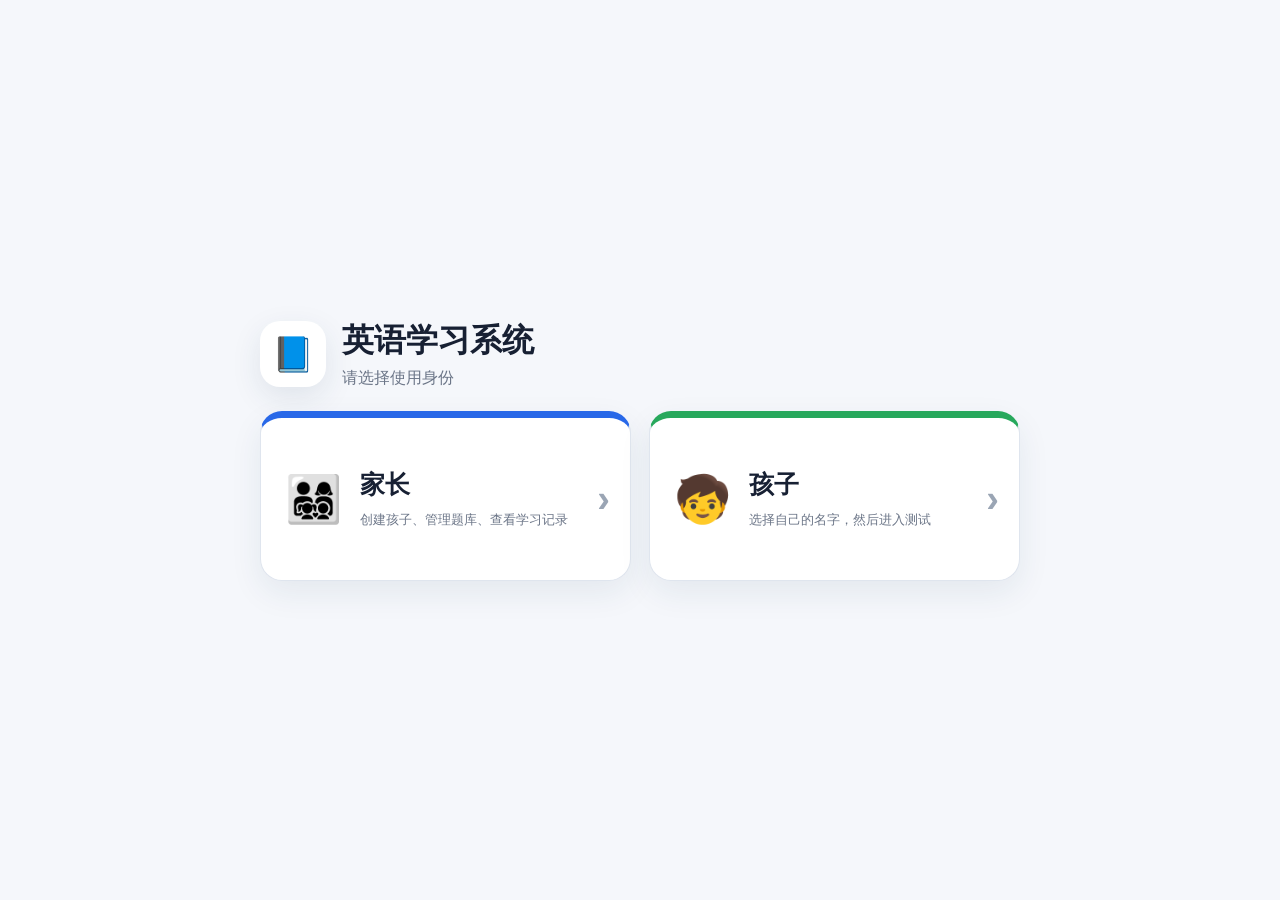
<file: index.html>
<!doctype html>
<html lang="zh-CN">
<head>
  <meta charset="utf-8">
  <meta name="viewport" content="width=device-width,initial-scale=1,viewport-fit=cover">
  <meta name="theme-color" content="#f6f8fc">
  <title>英语学习系统</title>
  <link rel="stylesheet" href="style.css?v=20260722-cloud-excel-delete-v19">
  <script src="device-mode.js?v=20260722-cloud-excel-delete-v19"></script>
</head>
<body class="entry-body">
  <main class="entry-shell">
    <header class="entry-title">
      <div class="app-logo">📘</div>
      <div>
        <h1>英语学习系统</h1>
        <p>请选择使用身份</p>
      </div>
    </header>

    <section class="role-grid">
      <a id="parentRoleCard" class="role-card parent-role desktop-management-only" href="parent.html">
        <span class="role-icon">👨‍👩‍👧‍👦</span>
        <span>
          <strong>家长</strong>
          <small>创建孩子、管理题库、查看学习记录</small>
        </span>
        <b>›</b>
      </a>

      <a class="role-card child-role" href="children.html">
        <span class="role-icon">🧒</span>
        <span>
          <strong>孩子</strong>
          <small>选择自己的名字，然后进入测试</small>
        </span>
        <b>›</b>
      </a>
    </section>
  </main>
  <script>
    if (window.AppDeviceMode?.isStudentOnlyDevice) {
      const subtitle = document.querySelector(".entry-title p");
      if (subtitle) subtitle.textContent = "请选择孩子进入英语测试";
    }
    if ("serviceWorker" in navigator) {
      navigator.serviceWorker
        .register("./sw.js?v=20260722-cloud-excel-delete-v19", { updateViaCache: "none" })
        .catch(() => {});
    }
  </script>
</body>
</html>
</file>
<file: style.css>
:root{
  --bg:#f5f7fb;
  --card:#ffffff;
  --ink:#172033;
  --muted:#6c7688;
  --line:#dfe5ee;
  --blue:#2868e8;
  --green:#27a85c;
  --purple:#9b42e6;
  --orange:#ee8a22;
  --danger:#c43a3a;
  font-family:-apple-system,BlinkMacSystemFont,"Segoe UI","PingFang SC","Microsoft YaHei",sans-serif;
}
*{box-sizing:border-box}
html{background:var(--bg);color:var(--ink)}
body{margin:0;min-height:100vh;background:var(--bg)}
button,input,textarea{font:inherit}
button,a{touch-action:manipulation}
.hidden{display:none!important}
.muted{color:var(--muted)}
.primary-btn,.ghost-btn,.submit-large{
  border-radius:12px;min-height:44px;padding:0 18px;font-weight:750;cursor:pointer
}
.primary-btn,.submit-large{background:var(--blue);color:#fff;border:1px solid var(--blue)}
.ghost-btn{background:#fff;color:var(--ink);border:1px solid var(--line)}
button:disabled{opacity:.45;cursor:not-allowed}

/* 首页 */
.entry-body{display:grid;place-items:center;padding:24px}
.entry-shell{width:min(760px,100%)}
.entry-title{display:flex;align-items:center;gap:16px;margin-bottom:22px}
.app-logo{width:66px;height:66px;border-radius:20px;background:#fff;display:grid;place-items:center;font-size:34px;box-shadow:0 10px 30px rgba(31,58,92,.1)}
.entry-title h1{margin:0;font-size:32px}.entry-title p{margin:5px 0 0;color:var(--muted)}
.role-grid{display:grid;grid-template-columns:1fr 1fr;gap:18px}
.role-card{position:relative;display:flex;align-items:center;gap:18px;min-height:170px;padding:24px;border:1px solid var(--line);border-radius:22px;background:#fff;color:inherit;text-decoration:none;box-shadow:0 12px 32px rgba(31,58,92,.08)}
.parent-role{border-top:7px solid var(--blue)}.child-role{border-top:7px solid var(--green)}
.role-icon{font-size:46px}.role-card strong{display:block;font-size:25px;margin-bottom:8px}.role-card small{display:block;color:var(--muted);line-height:1.6}.role-card>b{position:absolute;right:20px;font-size:38px;color:#9aa5b4}

/* 家长/孩子 */
.simple-shell{width:min(780px,100%);margin:auto;padding:28px 20px 60px}
.simple-header{display:flex;align-items:center;gap:14px;margin-bottom:20px}
.simple-header h1{margin:0}.simple-header p{margin:4px 0 0;color:var(--muted)}
.back-btn{display:grid;place-items:center;width:44px;height:44px;border-radius:14px;background:#fff;border:1px solid var(--line);text-decoration:none;color:var(--ink);font-size:28px}
.panel{background:#fff;border:1px solid var(--line);border-radius:20px;padding:22px;margin-bottom:18px;box-shadow:0 10px 28px rgba(31,58,92,.07)}
.panel h2{margin:0 0 8px}
.create-row{display:flex;gap:10px;margin-top:16px}.create-row input{flex:1;min-width:0;height:48px;border:1px solid #c9d2df;border-radius:13px;padding:0 14px}
.notice{margin-top:14px;padding:14px;border-radius:13px;background:#fff7df;color:#76530f}
.parent-menu{display:grid;grid-template-columns:1fr 1fr;gap:12px;margin-top:16px}.parent-menu a{padding:18px;border-radius:15px;background:#f2f6fb;color:inherit;text-decoration:none;font-weight:750}
.inline-btn{display:inline-flex;align-items:center;text-decoration:none;margin-top:10px}
.empty-state{text-align:center;padding:24px 10px}.empty-emoji{font-size:55px}
.children-list{display:grid;gap:12px;margin-top:16px}
.child-choice{display:flex;align-items:center;gap:14px;border:1px solid var(--line);border-radius:16px;padding:14px;cursor:pointer}
.avatar{width:48px;height:48px;border-radius:50%;background:#e8f7ef;color:#167945;display:grid;place-items:center;font-size:20px;font-weight:800}
.child-copy{flex:1}.child-copy strong,.child-copy small{display:block}.child-copy small{color:var(--muted);margin-top:3px}
.choice-arrow{font-size:28px;color:#9ca7b5}.delete-child{border:0;border-radius:10px;padding:10px 14px;background:#fff0f0;color:var(--danger)}
.child-actions{display:flex;align-items:center;gap:8px}
.child-records{display:inline-flex;align-items:center;justify-content:center;min-height:38px;padding:0 13px;border-radius:10px;background:#edf3ff;color:#235ec9;text-decoration:none;font-weight:750}

/* 孩子已经提交的作业记录 */
.submissions-shell{width:min(900px,100%)}
.submission-empty{text-align:center;padding:34px 12px;color:var(--muted);line-height:1.65}
.submission-empty h2{color:var(--ink);margin-top:10px}
.submission-list{display:grid;gap:12px}
.submission-card{display:flex;align-items:center;gap:18px;padding:16px;border:1px solid var(--line);border-radius:15px;background:#fff}
.submission-copy{flex:1;min-width:0}
.submission-copy strong,.submission-copy span{display:block}
.submission-copy strong{font-size:18px;margin-bottom:6px}
.submission-copy span{color:var(--muted);line-height:1.5}
.submission-actions{display:flex;align-items:center;gap:9px;flex:0 0 auto}
.submission-download{flex:0 0 auto;min-width:128px}
.submission-delete{min-height:44px;padding:0 16px;border:1px solid #f0caca;border-radius:12px;background:#fff0f0;color:var(--danger);font-weight:750;cursor:pointer}
@media(max-width:650px){
  .child-actions{align-items:stretch;flex-direction:column}
  .submission-card{align-items:stretch;flex-direction:column}
  .submission-actions{align-items:stretch;flex-direction:column}
  .submission-download,.submission-delete{width:100%}
}

/* 固定顶部考试栏 */
.student-body{padding-top:116px}
.exam-header{
  position:fixed;z-index:100;top:0;left:0;right:0;
  min-height:104px;
  padding:10px max(14px,env(safe-area-inset-right)) 10px max(14px,env(safe-area-inset-left));
  display:grid;
  grid-template-columns:minmax(210px,1.35fr) minmax(145px,.9fr) minmax(118px,.72fr) minmax(185px,1fr) repeat(3,minmax(100px,.68fr)) minmax(118px,.72fr) minmax(105px,.65fr);
  gap:8px;align-items:stretch;
  background:rgba(248,250,253,.97);
  backdrop-filter:blur(16px);
  border-bottom:1px solid var(--line);
  box-shadow:0 7px 20px rgba(31,58,92,.08);
}
.brand-block,.header-info,.progress-tab,.save-chip,.switch-child{
  border:1px solid var(--line);border-radius:13px;background:#fff
}
.brand-block{display:flex;align-items:center;gap:10px;padding:9px 12px;white-space:nowrap}
.brand-logo{width:43px;height:43px;border-radius:11px;background:#2868e8;display:grid;place-items:center;font-size:24px}
.brand-block strong{font-size:18px}
.header-info{display:flex;flex-direction:column;justify-content:center;padding:9px 12px;min-width:0}
.header-info span{font-size:12px;color:var(--muted);margin-bottom:4px}
.header-info strong{font-size:14px;white-space:nowrap;overflow:hidden;text-overflow:ellipsis}
.timer-info strong{color:var(--orange);font-size:17px}
.progress-tab{border-color:var(--line);padding:8px 10px;text-align:left;cursor:pointer}
.progress-tab span,.progress-tab strong{display:block}.progress-tab span{font-size:13px;font-weight:750}.progress-tab strong{font-size:16px;margin:3px 0 6px}
.progress-tab i{display:block;height:5px;background:#edf1f6;border-radius:999px;overflow:hidden}.progress-tab i b{display:block;height:100%;width:0;background:currentColor}
.progress-tab[data-section=words]{color:var(--blue)}.progress-tab[data-section=phrases]{color:var(--green)}.progress-tab[data-section=sentences]{color:var(--purple)}
.progress-tab.active{outline:2px solid currentColor;background:#f9fbff}
.save-chip,.switch-child{display:grid;place-items:center;padding:8px;text-align:center;font-size:13px;font-weight:750}
.save-chip{color:var(--green)}.save-chip.saving{color:var(--muted)}
.switch-child{text-decoration:none;color:var(--ink)}

/* 考试内容 */
.exam-shell{max-width:1380px;margin:auto;padding:18px 18px 50px}
.lesson-card{background:#fff;border:1px solid var(--line);border-radius:18px;box-shadow:0 10px 28px rgba(31,58,92,.06);overflow:hidden}
.lesson-toolbar{display:flex;justify-content:space-between;align-items:center;gap:14px;padding:20px 22px 14px}
.lesson-toolbar h1{font-size:22px;margin:0}.lesson-toolbar p{margin:6px 0 0;color:var(--muted)}
.toolbar-actions{display:flex;gap:10px}
.section-progress{display:grid;grid-template-columns:auto 1fr auto;gap:12px;align-items:center;padding:0 22px 18px;color:var(--muted);font-size:13px}
.long-progress{height:8px;background:#edf1f6;border-radius:999px;overflow:hidden}.long-progress b{display:block;height:100%;width:0;background:var(--blue)}
.ipad-layout{display:grid;grid-template-columns:minmax(0,1fr) 390px;gap:18px;padding:0 22px 22px}
.question-cards{display:grid;grid-template-columns:1fr 1fr;gap:12px}
.question-cards.sentence-layout{grid-template-columns:minmax(0,1fr)!important}
.question-cards.sentence-layout .question-card{width:100%;grid-column:1/-1!important}
.question-cards.sentence-layout textarea.english-answer{min-height:92px}
.question-card{border:1px solid var(--line);border-radius:15px;padding:14px;background:#fff;transition:.15s}
.question-card.answered{border-color:#9ad9b6;background:#f7fcf9}
.question-card.current{outline:2px solid var(--blue);border-color:var(--blue)}
.question-top{display:flex;align-items:center;gap:10px;min-height:31px;margin-bottom:9px}.question-top strong{font-size:17px}
.chinese-prompt{font-size:15px;font-weight:650;flex:1}
.audio-btn,.small-audio{border:0;background:#eef4ff;color:var(--blue);border-radius:9px;padding:7px 10px;cursor:pointer}.small-audio{padding:6px 8px}
.english-answer{width:100%;min-height:44px;border:1px solid #cbd4e1;border-radius:10px;padding:10px 12px;background:#fff;font-size:19px;resize:vertical}
textarea.english-answer{min-height:66px}
.page-controls{display:grid;grid-template-columns:1fr auto 1fr;gap:12px;align-items:center;margin-top:14px}.page-controls span{text-align:center;font-weight:700;color:var(--muted)}
.bottom-submit{margin-top:14px;border:1px solid #bfe7ce;background:#f4fcf7;border-radius:15px;padding:16px;display:flex;align-items:center;justify-content:space-between;gap:16px}
.bottom-submit p{margin:0;color:#466153}.submit-large{min-width:210px;background:var(--green);border-color:var(--green)}
.question-nav{border:1px solid var(--line);border-radius:16px;padding:18px;align-self:start;position:sticky;top:134px;min-height:500px}
.question-nav h2{margin:0 0 12px;font-size:18px}.legend{display:flex;gap:12px;flex-wrap:wrap;font-size:12px;color:var(--muted)}
.legend i{display:inline-block;width:11px;height:11px;border-radius:3px;margin-right:4px}.done-dot{background:#6fd391}.current-dot{background:var(--blue)}.empty-dot{background:#d9dee7}
.number-grid{display:grid;grid-template-columns:repeat(6,minmax(0,1fr));gap:9px;margin-top:18px;min-width:0}
.number-grid button{width:100%;min-width:0;height:42px;padding:0;border:1px solid var(--line);border-radius:10px;background:#fff;font-weight:750;cursor:pointer}
.number-grid button.done{background:#eaf8ef;border-color:#9ad9b6;color:#158044}.number-grid button.current{outline:2px solid var(--blue);color:var(--blue)}
.audio-tip{margin-top:28px;padding:14px;background:#f7f9fc;border-radius:13px}.audio-tip p{font-size:13px;color:var(--muted);line-height:1.6;margin-bottom:0}
dialog{border:0;border-radius:17px;padding:0;width:min(440px,calc(100% - 28px));box-shadow:0 24px 80px rgba(0,0,0,.25)}
dialog::backdrop{background:rgba(17,24,39,.45)}
dialog form{padding:22px}dialog h2{margin-top:0}dialog input{width:100%;height:48px;border:1px solid var(--line);border-radius:11px;padding:0 12px}
.dialog-actions{display:flex;justify-content:flex-end;gap:10px;margin-top:18px}
.result-summary{display:grid;grid-template-columns:repeat(3,1fr);gap:9px}.result-summary strong{background:#f3f6fa;padding:12px;border-radius:10px;text-align:center}

/* iPad 横屏：只修正题目导航第六列被挤出的问题，不改变原有 UI。 */
@media (orientation:landscape) and (min-width:901px) and (max-width:1366px){
  .ipad-layout,.question-area,.question-nav{min-width:0}
  .question-nav{overflow:hidden}
  .number-grid{grid-template-columns:repeat(6,minmax(0,1fr));gap:7px}
  .number-grid button{min-width:0;width:100%;padding-left:0;padding-right:0}
}

@media(max-width:1180px){
  .student-body{padding-top:176px}
  .exam-header{grid-template-columns:1.3fr .9fr .72fr 1fr repeat(3,.7fr);grid-template-rows:auto auto}
  .save-chip,.switch-child{grid-row:2}.save-chip{grid-column:6}.switch-child{grid-column:7}
}
@media(max-width:900px){
  .student-body{padding-top:190px}
  .exam-header{overflow-x:auto;display:flex;min-height:174px;align-items:stretch}
  .brand-block{min-width:210px}.header-info{min-width:145px}.start-info{min-width:190px}.progress-tab{min-width:112px}.save-chip,.switch-child{min-width:112px}
  .ipad-layout{grid-template-columns:1fr}.question-nav{position:static;min-height:0}.question-cards{grid-template-columns:1fr 1fr}
}
@media(max-width:650px){
  .role-grid,.parent-menu{grid-template-columns:1fr}
  .create-row{flex-direction:column}
  .student-body{padding-top:176px}
  .exam-header{min-height:160px}
  .exam-shell{padding:12px 10px 36px}.lesson-toolbar{align-items:flex-start;flex-direction:column}.question-cards{grid-template-columns:1fr}.ipad-layout,.lesson-toolbar,.section-progress{padding-left:14px;padding-right:14px}.bottom-submit{align-items:stretch;flex-direction:column}.submit-large{width:100%}
}


/* 家长题库管理后台 */
.admin-body{background:#f4f7fb}
.admin-topbar{
  min-height:88px;display:flex;align-items:center;gap:14px;
  padding:16px max(22px,env(safe-area-inset-right)) 16px max(22px,env(safe-area-inset-left));
  background:#fff;border-bottom:1px solid var(--line);
  position:sticky;top:0;z-index:50;box-shadow:0 6px 18px rgba(31,58,92,.06)
}
.admin-title{flex:1}.admin-title h1{margin:0;font-size:27px}.admin-title p{margin:3px 0 0;color:var(--muted)}
.admin-top-actions{display:flex;gap:10px;align-items:center}
.upload-btn{
  min-height:44px;display:inline-flex;align-items:center;padding:0 18px;
  border-radius:12px;background:#eaf1ff;color:#235ec9;font-weight:750;cursor:pointer
}
.admin-shell{
  max-width:1500px;margin:auto;padding:20px;
  display:grid;grid-template-columns:250px minmax(0,1fr);gap:18px
}
.lesson-sidebar{align-self:start;position:sticky;top:108px;padding:16px;max-height:calc(100vh - 128px);overflow:auto}
.sidebar-heading{display:flex;align-items:center;justify-content:space-between;margin-bottom:12px}
.sidebar-heading h2{font-size:18px;margin:0}.sidebar-heading span{font-size:12px;color:var(--muted)}
.lesson-list{display:grid;gap:8px}
.lesson-item{
  width:100%;border:1px solid var(--line);background:#fff;border-radius:12px;
  padding:12px;text-align:left;cursor:pointer
}
.lesson-item strong,.lesson-item small{display:block}.lesson-item small{margin-top:4px;color:var(--muted)}
.lesson-item.active{background:#edf3ff;border-color:#82aaf6;color:#215bbb}
.admin-workspace{min-width:0}
.lesson-summary{display:flex;align-items:end;justify-content:space-between;gap:20px;padding:18px 20px}
.lesson-summary label{display:block;font-size:12px;color:var(--muted);margin-bottom:5px}
.lesson-title-input{border:0;border-bottom:2px solid var(--line);font-size:24px;font-weight:800;padding:6px 2px;width:min(360px,70vw);background:transparent}
.summary-counts{display:flex;gap:10px;flex-wrap:wrap}
.summary-counts span{padding:12px 14px;border-radius:12px;font-weight:750}
.summary-word{background:#edf3ff;color:#235ec9}.summary-phrase{background:#eaf8ef;color:#188049}.summary-sentence{background:#f5ecff;color:#8635c9}
.import-panel{display:flex;align-items:center;justify-content:space-between;gap:18px;padding:17px 20px}
.import-panel h2{font-size:18px;margin:0}.import-panel p{margin:5px 0 0;color:var(--muted)}
.import-actions{display:flex;gap:10px}
.admin-tabs{display:grid;grid-template-columns:repeat(3,1fr);gap:10px;margin-bottom:14px}
.admin-tab{min-height:58px;border:1px solid var(--line);border-radius:14px;background:#fff;font-weight:800;cursor:pointer}
.admin-tab span{display:inline-grid;place-items:center;min-width:30px;height:24px;margin-left:6px;border-radius:999px;background:#eef1f6}
.admin-tab.active{border-color:#79a4f6;background:#edf3ff;color:#215bbb;box-shadow:0 7px 18px rgba(39,104,232,.09)}
.table-panel{padding:0;overflow:hidden}
.table-toolbar{display:flex;justify-content:space-between;align-items:center;gap:15px;padding:18px 20px;border-bottom:1px solid var(--line)}
.table-toolbar h2{margin:0;font-size:20px}.table-toolbar p{margin:5px 0 0;color:var(--muted)}
.danger-outline{min-height:40px;border:1px solid #efb1b1;color:#ae2d2d;background:#fff5f5;border-radius:11px;padding:0 15px;font-weight:700}
.bank-table-wrap{overflow:auto;max-height:calc(100vh - 330px)}
.bank-table{width:100%;border-collapse:collapse;min-width:900px}
.bank-table th{position:sticky;top:0;z-index:2;background:#f5f7fa;color:#637083;font-size:13px;text-align:left;padding:12px;border-bottom:1px solid var(--line)}
.bank-table td{padding:9px 12px;border-bottom:1px solid #edf0f4}
.bank-table tr.row-complete{background:#fbfefc}
.number-col,.number-cell{width:70px;text-align:center!important}.mode-col{width:135px}.audio-col{width:80px;text-align:center!important}
.table-input,.mode-select{
  width:100%;min-height:42px;border:1px solid #cfd7e2;border-radius:9px;background:#fff;padding:8px 10px
}
.english-input{font-weight:650}
.mode-select{cursor:pointer}
.play-row-btn{width:42px;height:42px;border:1px solid var(--line);border-radius:10px;background:#eef4ff;cursor:pointer}
.admin-dialog textarea{width:100%;resize:vertical;border:1px solid var(--line);border-radius:12px;padding:12px;line-height:1.65}
.message-body{line-height:1.75;color:#485467}
pre{overflow:auto;background:#f4f6f9;padding:14px;border-radius:12px}

@media(max-width:900px){
  .admin-topbar{flex-wrap:wrap}.admin-title{min-width:60%}.admin-top-actions{width:100%;overflow:auto}
  .admin-shell{grid-template-columns:1fr}.lesson-sidebar{position:static;max-height:none}
  .lesson-list{grid-template-columns:repeat(4,minmax(130px,1fr));overflow:auto}
  .lesson-summary,.import-panel{align-items:flex-start;flex-direction:column}
  .bank-table-wrap{max-height:none}
}
@media(max-width:650px){
  .admin-shell{padding:12px}.lesson-list{grid-template-columns:repeat(2,1fr)}
  .admin-tabs{grid-template-columns:1fr}.summary-counts{display:grid;grid-template-columns:1fr 1fr;width:100%}
  .summary-counts span:last-child{grid-column:1/-1}
}


/* TXT / JS 自动生成 Lesson 状态区 */
.import-status-panel{padding:18px 20px}
.import-status-heading{display:flex;align-items:center;justify-content:space-between;gap:16px}
.import-status-heading h2{margin:0;font-size:19px}
.import-status-heading p{margin:5px 0 0;color:var(--muted)}
.global-counts{display:grid;grid-template-columns:repeat(4,minmax(130px,1fr));gap:10px;margin-top:16px}
.global-counts span{background:#f5f7fb;border:1px solid var(--line);border-radius:12px;padding:13px 14px;color:#536074}
.global-counts strong{display:block;margin-top:4px;font-size:22px;color:#1d2b3f}
@media(max-width:760px){
  .import-status-heading{align-items:flex-start;flex-direction:column}
  .global-counts{grid-template-columns:repeat(2,1fr)}
}


/* 低调放置危险操作，避免误触 */
.more-actions{position:relative}
.more-actions summary{
  min-height:42px;display:flex;align-items:center;padding:0 14px;
  border:1px solid var(--line);border-radius:11px;background:#fff;
  color:var(--muted);font-weight:700;cursor:pointer;list-style:none
}
.more-actions summary::-webkit-details-marker{display:none}
.more-actions-menu{
  position:absolute;right:0;top:48px;z-index:20;min-width:170px;
  padding:8px;background:#fff;border:1px solid var(--line);
  border-radius:12px;box-shadow:0 10px 28px rgba(25,39,60,.14)
}
.quiet-danger-btn{
  width:100%;min-height:40px;border:0;border-radius:9px;
  background:#fff;color:#9b5b5b;font-weight:650;cursor:pointer
}
.quiet-danger-btn:hover{background:#fff4f4;color:#a32e2e}


/* 批量设置“显示中文 / 播放声音” */
.batch-mode-toolbar{
  display:flex;align-items:center;gap:14px;flex-wrap:wrap;
  padding:12px 20px;border-bottom:1px solid var(--line);background:#fafcff
}
.select-all-label{display:flex;align-items:center;gap:8px;font-weight:750;cursor:pointer}
.select-all-label input,.row-select{width:19px;height:19px;accent-color:var(--primary);cursor:pointer}
.selected-count{color:var(--muted);font-size:14px;min-width:78px}
.batch-mode-actions{display:flex;gap:10px;flex-wrap:wrap;margin-left:auto}
.select-col{width:48px}.select-cell{text-align:center}
.sr-only{position:absolute;width:1px;height:1px;padding:0;margin:-1px;overflow:hidden;clip:rect(0,0,0,0);white-space:nowrap;border:0}
@media(max-width:760px){
  .batch-mode-actions{width:100%;margin-left:0}
  .batch-mode-actions .ghost-btn{flex:1;min-width:150px}
}

.compact-btn{
  min-height:36px;
  padding:0 12px;
  white-space:nowrap;
}


/* 孩子测试页面内的 Lesson 选择框 */
.lesson-heading-group{
  display:flex;
  align-items:flex-end;
  gap:18px;
  flex-wrap:wrap;
}
.student-lesson-picker{
  display:flex;
  flex-direction:column;
  gap:5px;
  min-width:150px;
}
.student-lesson-picker span{
  font-size:12px;
  color:var(--muted);
  font-weight:700;
}
.student-lesson-picker select{
  min-height:42px;
  padding:0 36px 0 12px;
  border:1px solid var(--line);
  border-radius:11px;
  background:#fff;
  color:var(--text);
  font:inherit;
  font-weight:750;
  cursor:pointer;
}
@media (max-width:700px){
  .lesson-heading-group{
    width:100%;
    align-items:stretch;
  }
  .student-lesson-picker{
    width:100%;
  }
}


/* Firebase Lesson 云端同步状态 */
.cloud-sync-status{
  display:inline-flex;align-items:center;min-height:40px;padding:0 12px;
  border:1px solid var(--line);border-radius:11px;background:#f5f7fa;
  color:#5c6878;font-size:13px;font-weight:700;white-space:nowrap
}
.cloud-sync-status[data-state="cloud"]{background:#eaf8ef;border-color:#a8dfbd;color:#167341}
.cloud-sync-status[data-state="local"]{background:#fff7e8;border-color:#efd39b;color:#8a5b00}
.cloud-sync-status[data-state="loading"]{background:#edf3ff;border-color:#bdd0f7;color:#235ec9}

@media(max-width:900px){
  .cloud-sync-status{order:-1}
}


/* 设备分工：iPhone / iPad / Android 只用于孩子测试 */
.mobile-computer-note{display:none;margin-top:14px;color:var(--muted);line-height:1.6}
.student-only-device .desktop-management-only{display:none !important}
.student-only-device .mobile-computer-note{display:block}
.student-only-device .role-grid{grid-template-columns:minmax(0,560px);justify-content:center}
.student-only-device .child-role{width:100%}

/* 2026-07-20：所有测试题中文默认隐藏，仅按住提示按钮时显示。
   中文采用顶部悬浮提示，避免被按住按钮的手指遮挡。 */
.chinese-prompt.hint-hidden{
  display:none;
}
.chinese-prompt.hint-visible{
  display:block;
  position:fixed;
  z-index:260;
  top:132px;
  left:50%;
  width:min(720px,calc(100vw - 36px));
  transform:translateX(-50%);
  min-width:0;
  padding:14px 18px;
  border:1px solid #e7bf59;
  border-radius:13px;
  background:#fff8df;
  color:#76530f;
  box-shadow:0 12px 34px rgba(70,53,15,.22);
  font-size:18px;
  font-weight:750;
  line-height:1.55;
  text-align:center;
  word-break:break-word;
  pointer-events:none;
}
.hint-hold-btn{
  flex:0 0 auto;
  min-height:34px;
  padding:6px 11px;
  border:1px solid #edcf89;
  border-radius:9px;
  background:#fff9e8;
  color:#815d0b;
  font-weight:750;
  cursor:pointer;
  user-select:none;
  -webkit-user-select:none;
  -webkit-touch-callout:none;
  touch-action:none;
}
.hint-hold-btn.is-holding{
  background:#ffe8a8;
  border-color:#d9aa38;
}

/* 顶部考试栏在不同屏幕高度下，悬浮中文始终显示在考试栏下方。 */
@media(max-width:1180px){
  .chinese-prompt.hint-visible{top:188px}
}
@media(max-width:900px){
  .chinese-prompt.hint-visible{top:202px}
}
@media(max-width:650px){
  .chinese-prompt.hint-visible{top:188px;font-size:16px;padding:12px 14px}
}
</file>
